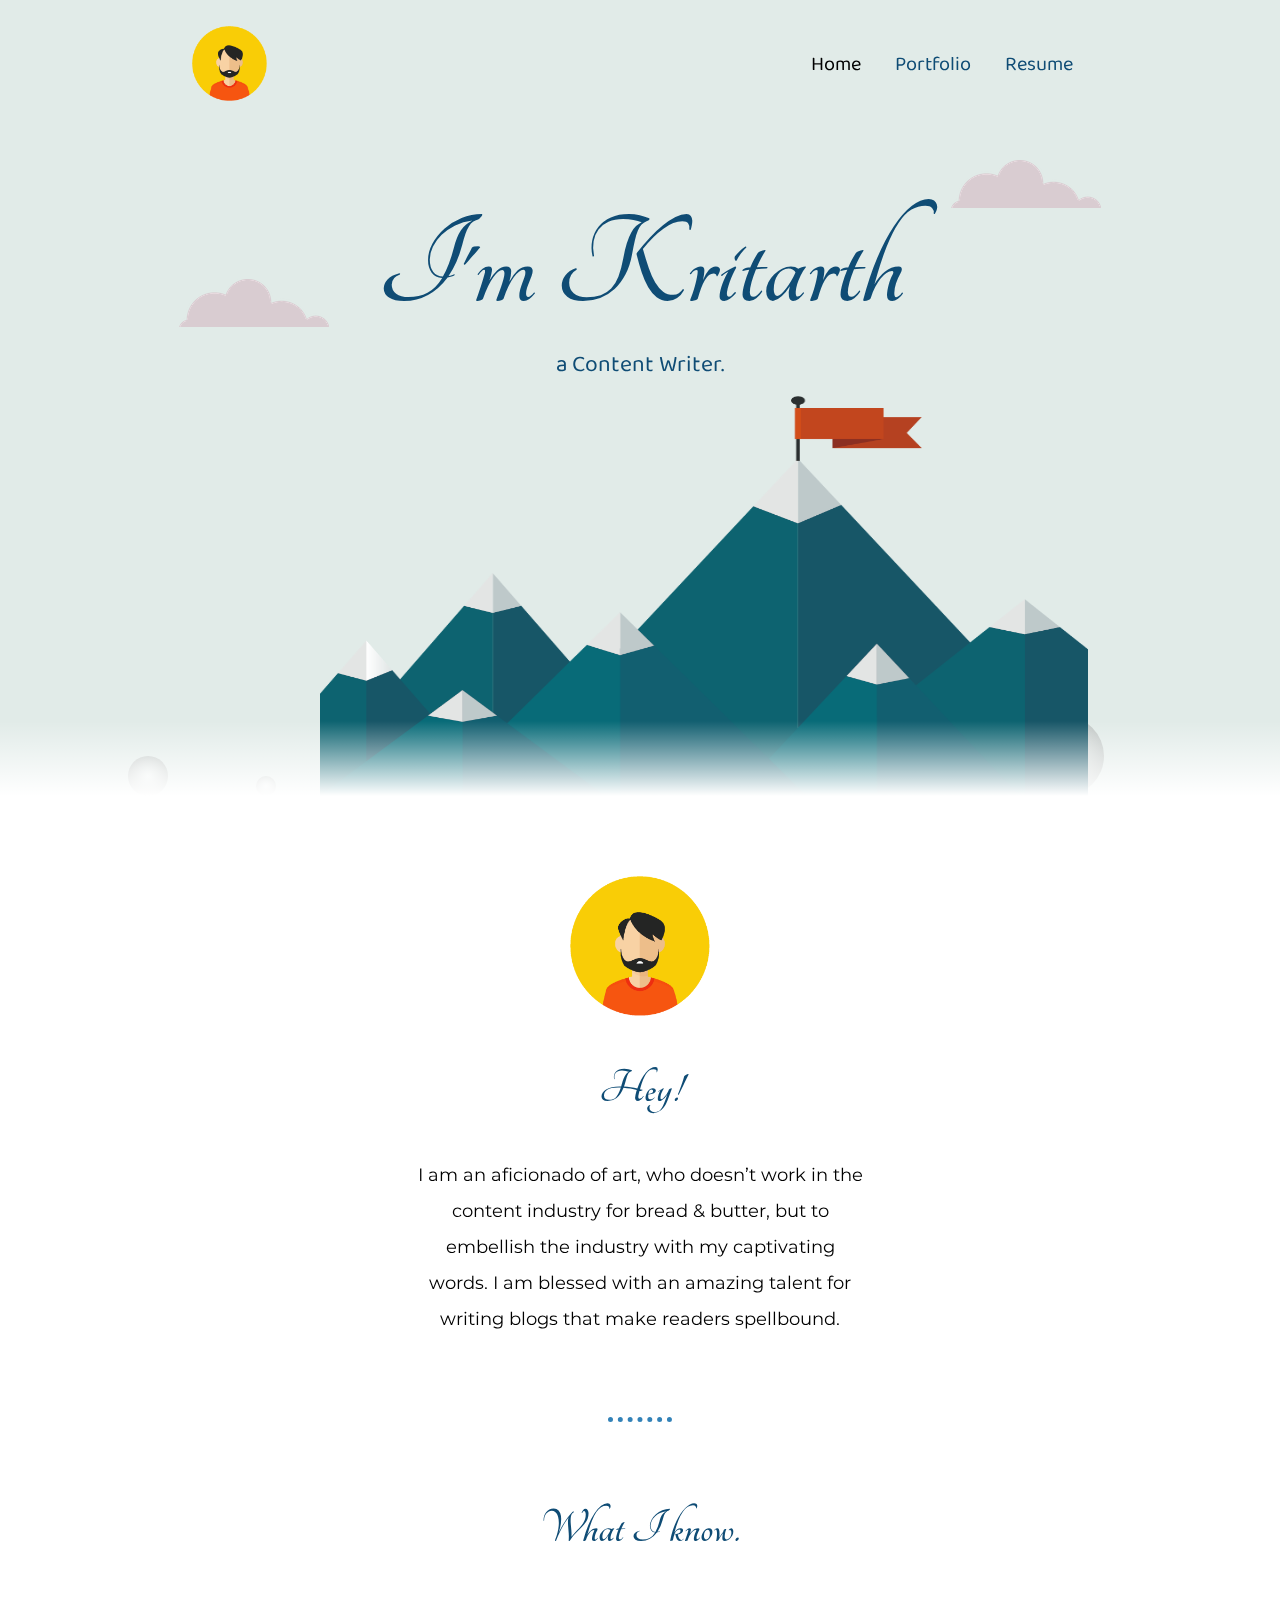
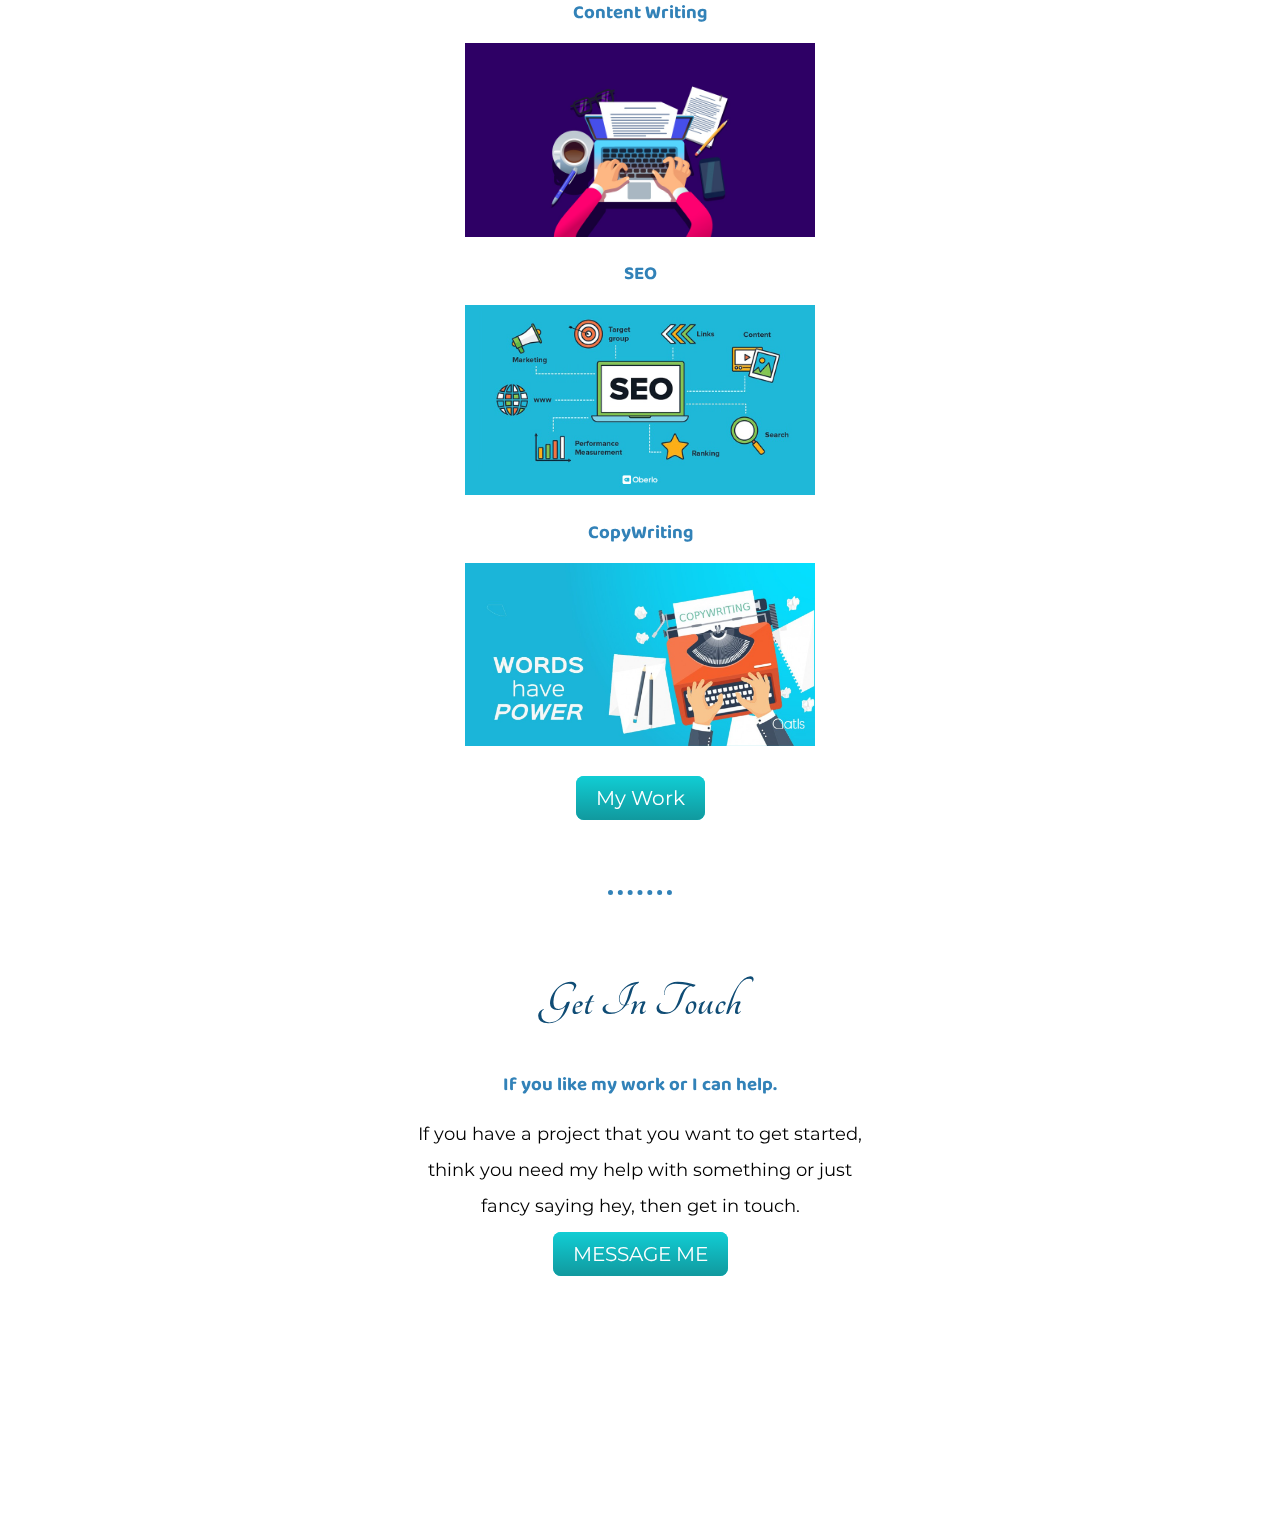
<file: index.html>
<!DOCTYPE html>
<html>
<head>
	<meta charset="utf-8">
	<title>Kritarth Pandey</title>
	<link rel="stylesheet" type="text/css" href="style.css">
	<link rel="stylesheet" type="text/css" href="https://maxcdn.bootstrapcdn.com/font-awesome/4.7.0/css/font-awesome.min.css">
	<link href="https://fonts.googleapis.com/css?family=Montserrat|Baloo+Chettan+2|Tangerine&display=swap" rel="stylesheet">
	<link rel="icon" href="img/logo.png">
</head>
<body>
	<header>
		<img class="logo" src="img/logo.png">
		<nav>
		<ul>
			<li><a class="active" href="index.html">Home</a></li>
			<li><a href="portfolio.html">Portfolio</a></li>
			<li><a href="https://drive.google.com/file/d/1HQspVoeBShB1n72IPavL7jGrtzwlL915/view?usp=sharing">Resume</a></li>
		</ul>
        </nav>
	</header>
	<div class="top-container">
		<img id="top-cloud" src="img/cloud.png" alt="cloud">
		<div class="Intro">
			<h1>I'm Kritarth </h1>
	        <p id="p1">a Content Writer.</p> 
		</div>
		<img id="bottom-cloud" src="img/cloud.png" alt="cloud">
		<img id="mountain" src="img/mountain2.png" alt="mountain-img">
		<div class="bubbles">
			<div class="bubble"></div>
			<div class="bubble"></div>
			<div class="bubble"></div>
			<div class="bubble"></div>
			<div class="bubble"></div>
			<div class="bubble"></div>
			<div class="bubble"></div>
			<div class="bubble"></div>
			<div class="bubble"></div>
			<div class="bubble"></div>
	    </div>
	</div>   
	<div class="middle-container">
        <div class="profile">
    		<img class="midlogo" src="img/logo.png" alt="profilepic">
    		<h2>Hey!</h2>
    		<p class="p2">I am an aficionado of art, who doesn’t work in the content industry for bread & butter, 
				but to embellish the industry with my captivating words.
				I am blessed with an amazing talent for writing blogs that make readers spellbound.
			</p>
  		</div>
  		<hr>
  		<div class="skills">
    		<h2>What I know.</h2>
    		<div>
    			<h3>Content Writing</h3>
    			<img class="skill_img" src="img/Content1.jpeg">
    		</div>
    		<div>	
    			<h3>SEO</h3>
    			<img class="skill_img" src="img/seo1.jpeg">
    		</div>
    		<div>	
    			<h3>CopyWriting</h3>
    			<img class="skill_img" src="img/copywriting.jpeg">
    		</div>
        </div>
		<br>
		<br>
        <a class="btn" href="portfolio.html">My Work</a>
    	<hr>
    	<div id="contact" class="contact-me">
        	<h2>Get In Touch</h2>
        	<h3>If you like my work or I can help.</h3>
    		<p class="p2">If you have a project that you want to get started, think you need my help with something or just fancy saying hey, then get in touch.</p>
    		<a class="btn" href="mailto:panditkittu346@gmail.com">MESSAGE ME</a>
  		</div>
  	</div>
    <footer id="f">
		<img class="flogo" src="img/logo.png">
		<div class="link">
  			<a class="footer-link" href="index.html">Home</a>
  			<a class="footer-link" href="portfolio.html">Portfolio</a>
  			<a class="footer-link" href="https://drive.google.com/file/d/1HQspVoeBShB1n72IPavL7jGrtzwlL915/view?usp=sharing">Resume</a>
  		</div>
  		<div class="footer-social-icons">
        	<ul>
		        <li><a href="https://www.linkedin.com/in/kritarth-pandey-a0b8601b2"><i class="fa fa-linkedin" aria-hidden="true"></i></a></li>
		        <li><a href="https://www.facebook.com/profile.php?id=100036732095263"><i class="fa fa-facebook" aria-hidden="true"></i></a></li>
        	</ul>
  		</div>
 		 <p class="copyright">© 2023 <a href="#" class="f-link">Kritarth Pandey.</a> All rights reserved.</p> 
	</footer>
<script type="text/javascript" src="main.js"></script>
</body>
</html>
</file>
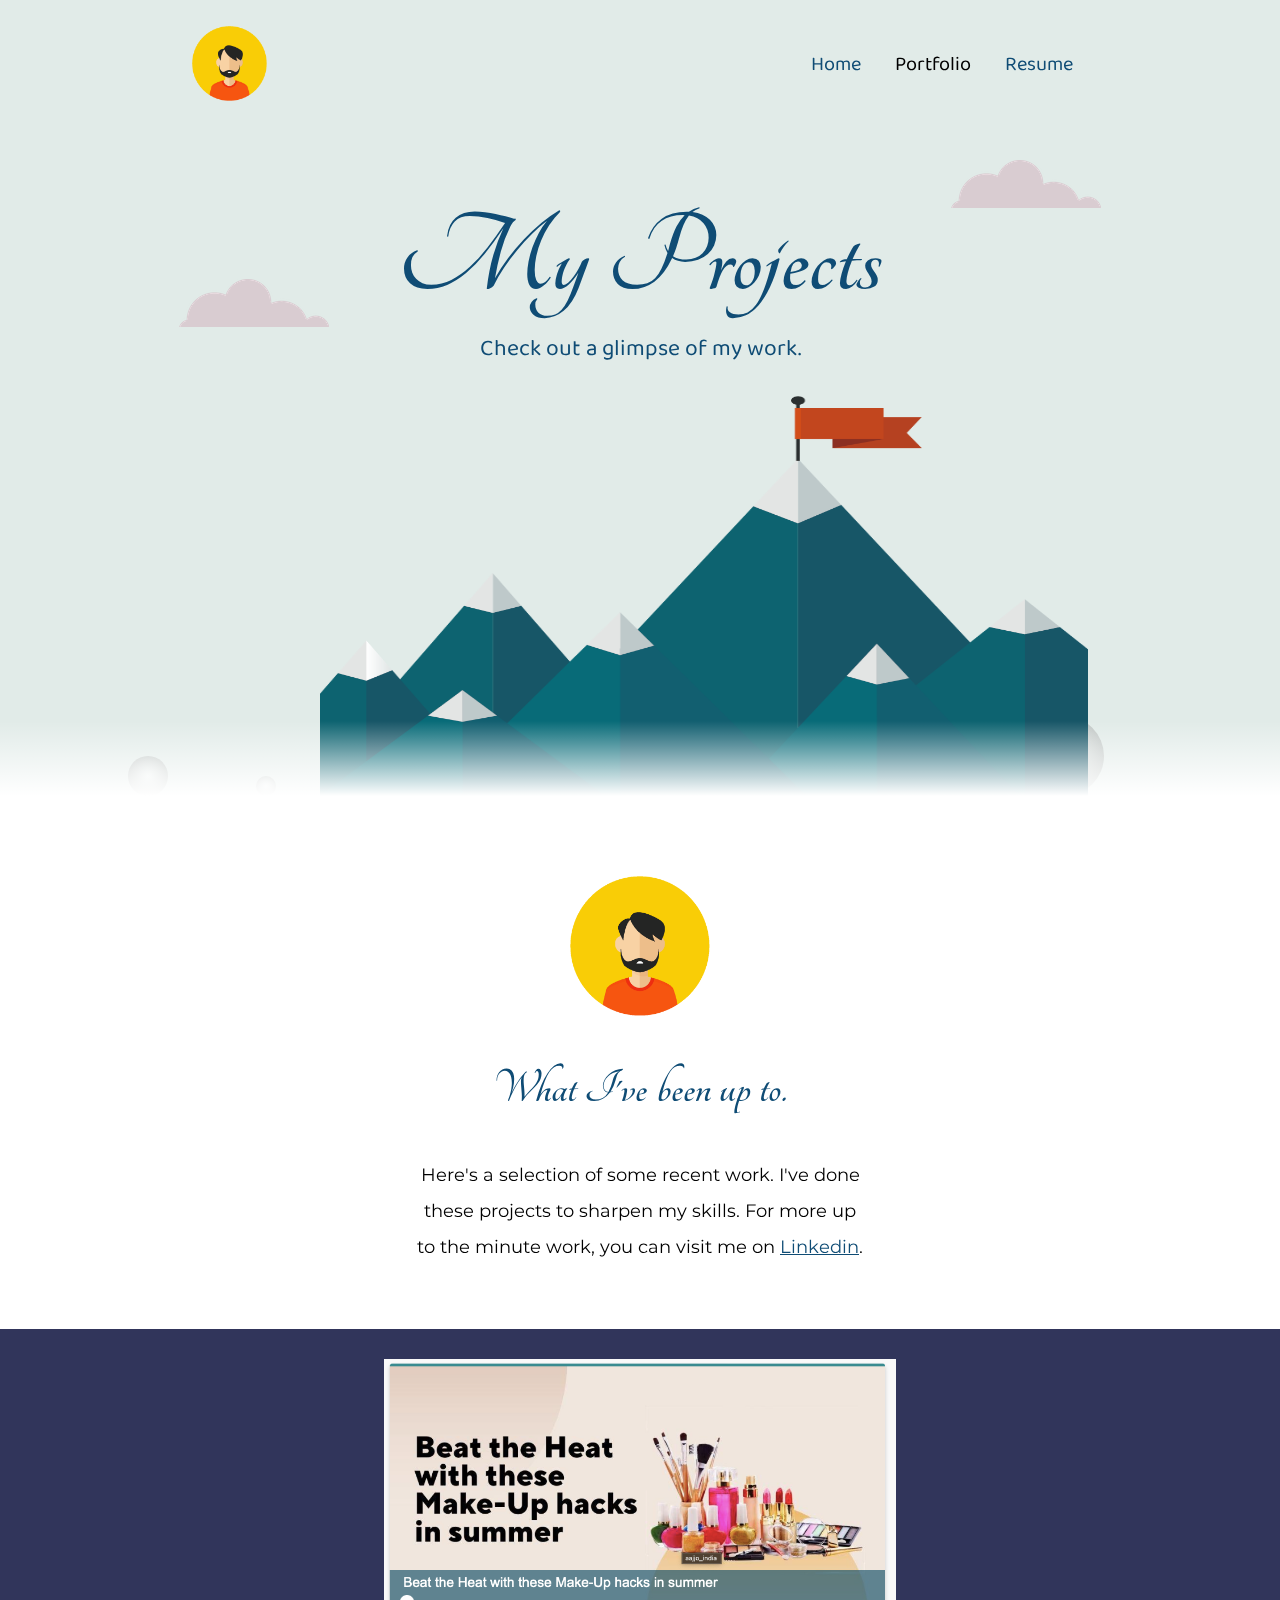
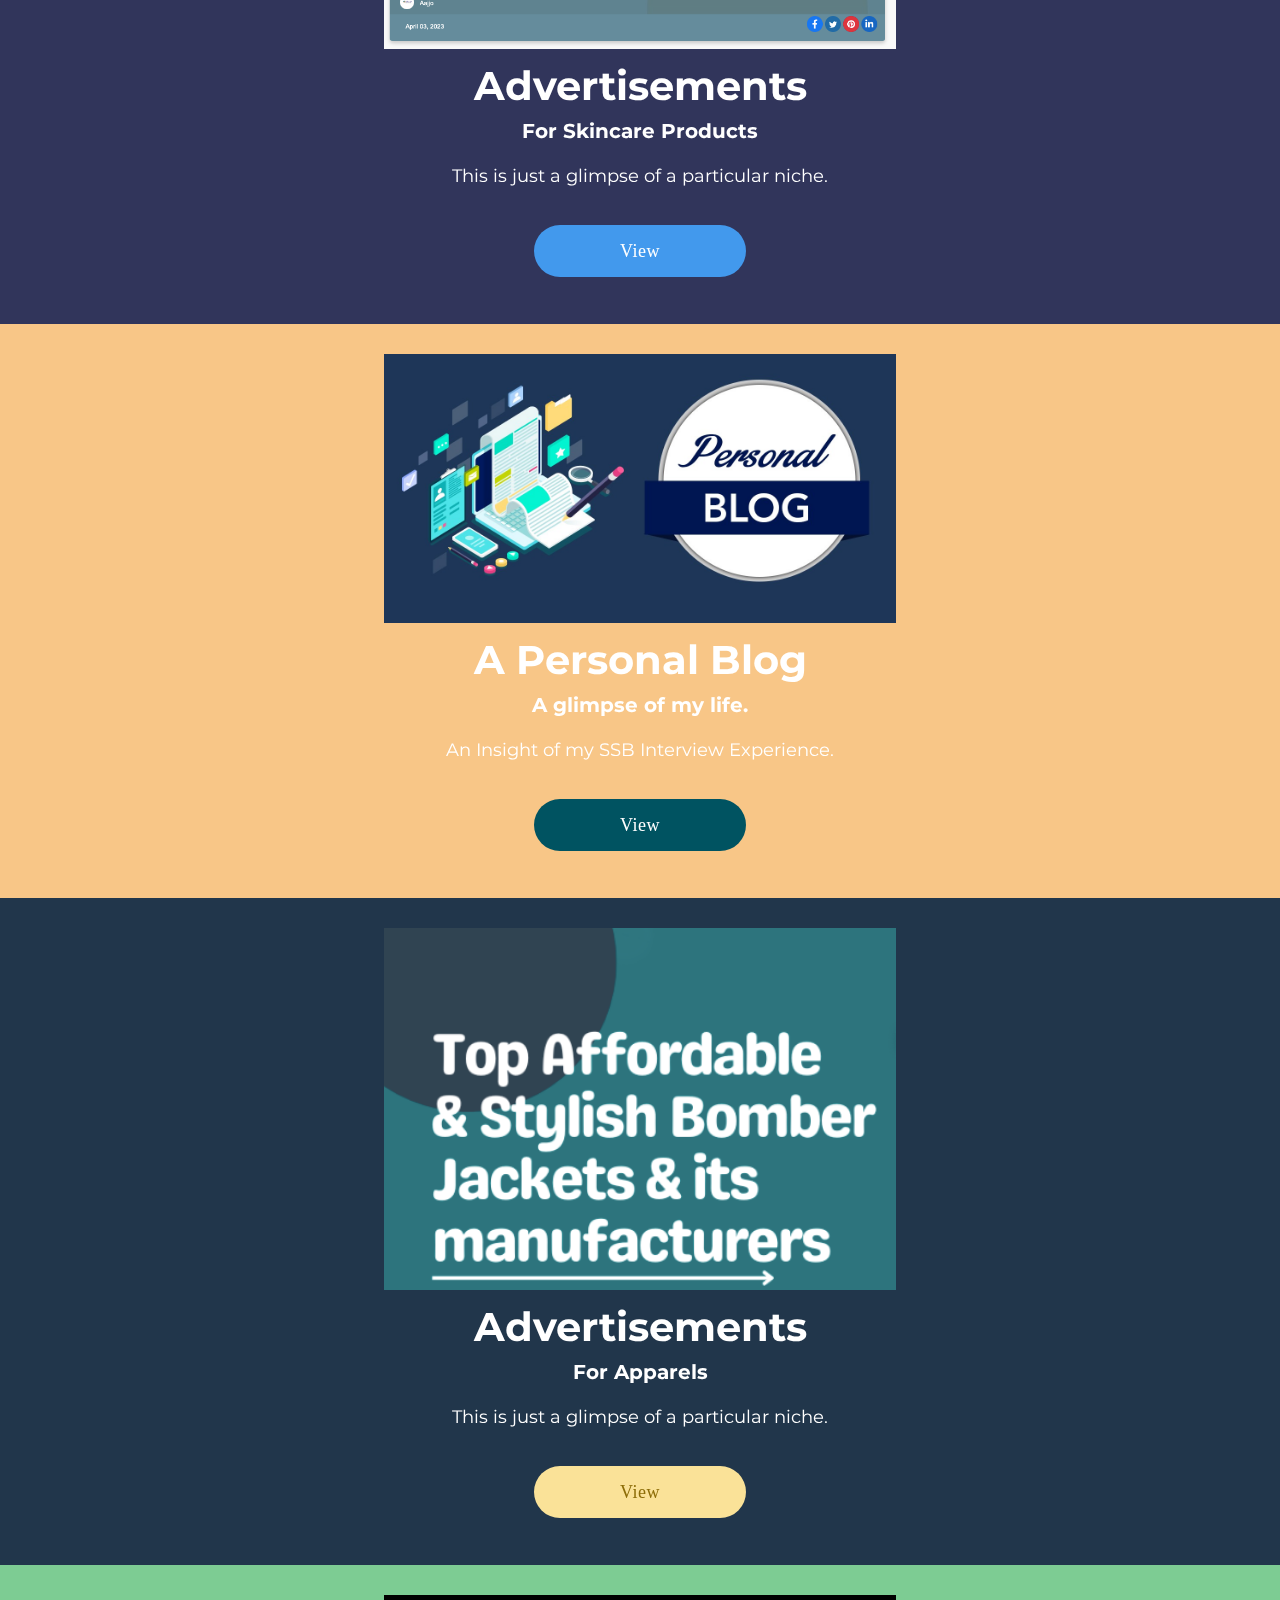
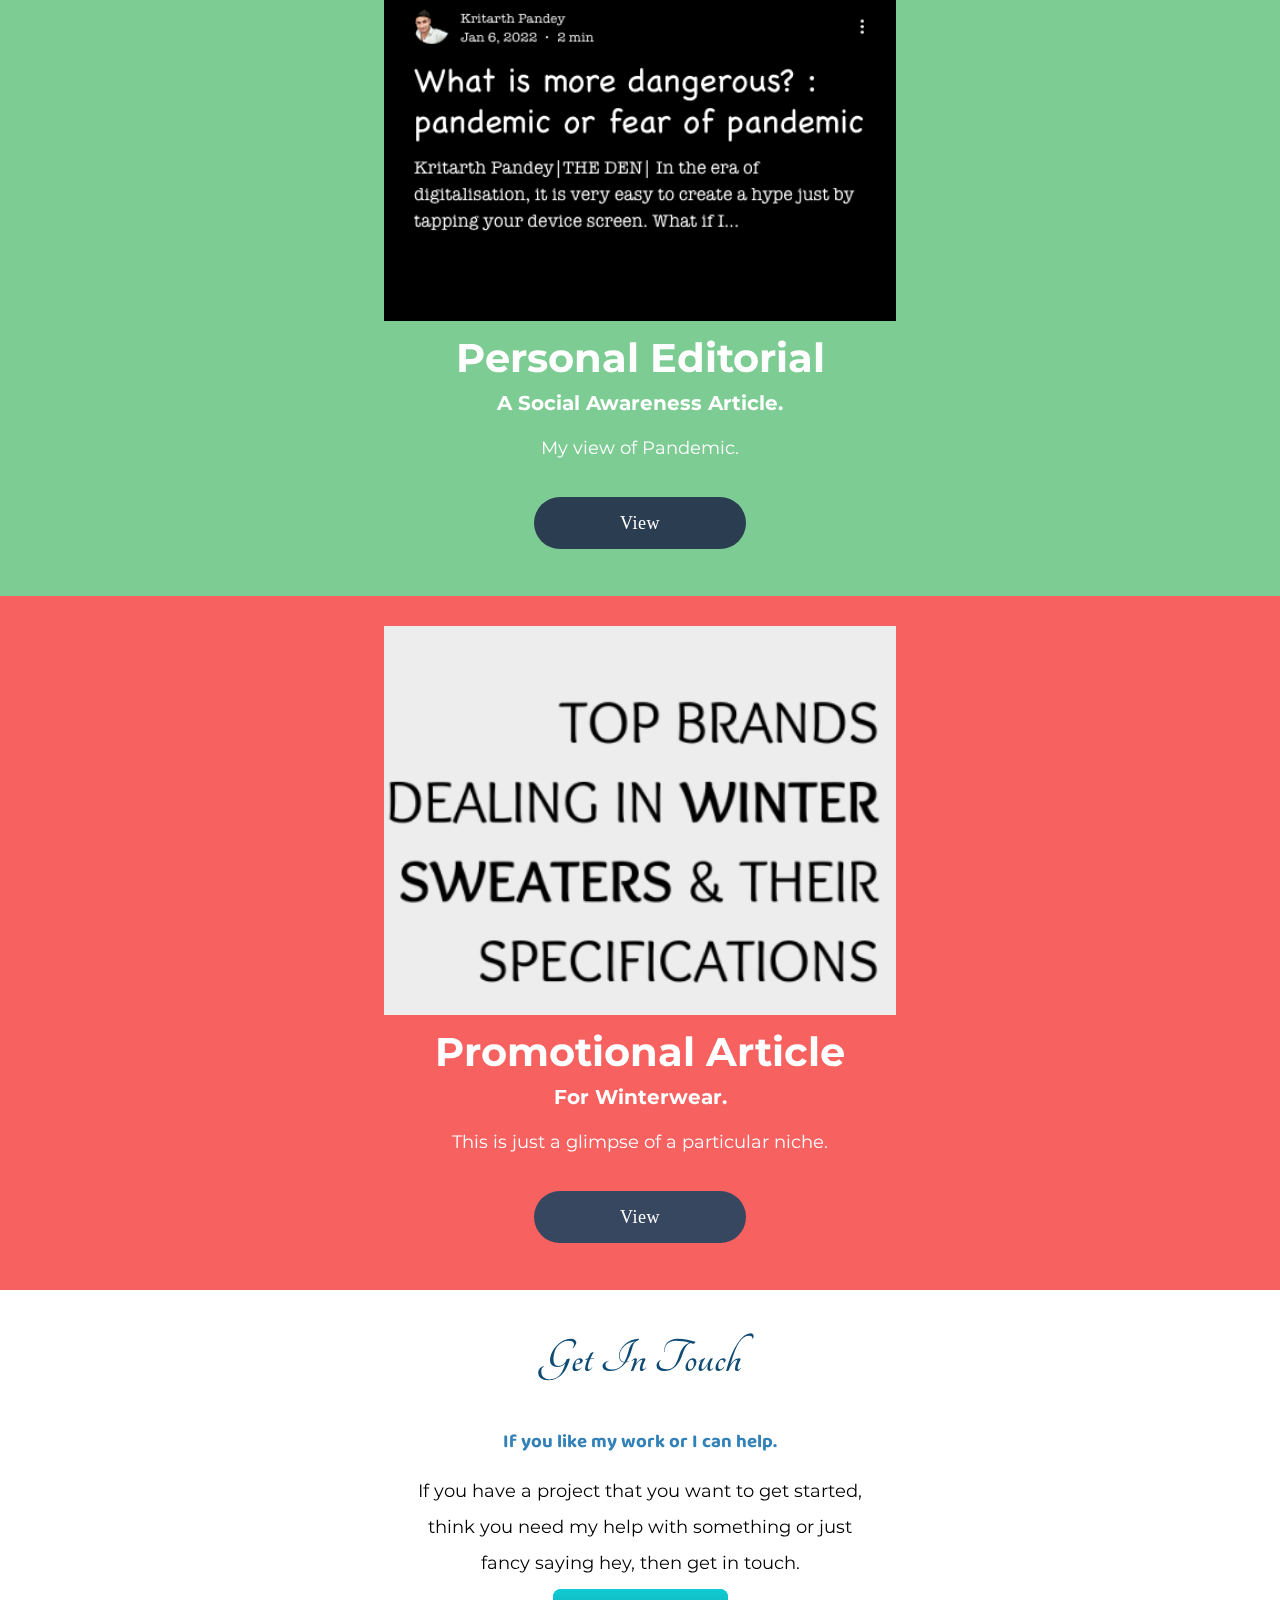
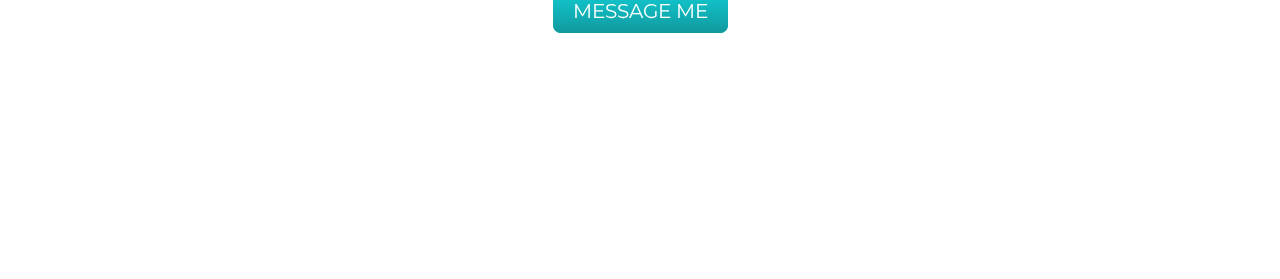
<file: portfolio.html>
<!DOCTYPE html>
<html>
<head>
    <meta charset="utf-8">
    <title>Kritarth Pandey</title>
    <link rel="stylesheet" type="text/css" href="style.css">
    <link rel="stylesheet" type="text/css" href="https://maxcdn.bootstrapcdn.com/font-awesome/4.7.0/css/font-awesome.min.css">
    <link href="https://fonts.googleapis.com/css?family=Montserrat|Baloo+Chettan+2|Tangerine&display=swap" rel="stylesheet">
    <link rel="icon" href="img/logo.png">
</head>
<body>
    <header>
        <img class="logo" src="img/logo.png">
        <nav>
            <ul>
                <li><a href="index.html">Home</a></li>
                <li><a class="active" href="portfolio.html">Portfolio</a></li>
                <li><a href="https://drive.google.com/file/d/1HQspVoeBShB1n72IPavL7jGrtzwlL915/view?usp=sharing">Resume</a></li>
            </ul>
        </nav>
    </header>
    <div class="top-container">
        <img id="top-cloud" src="img/cloud.png" alt="cloud">
        <div class="Intro">
            <h1 id="h1">My Projects</h1>
            <p id="p1">Check out a glimpse of my work.</p> 
        </div>
        <img id="bottom-cloud" src="img/cloud.png" alt="cloud">
        <img id="mountain" src="img/mountain2.png" alt="mountain-img">
        <div class="bubbles">
            <div class="bubble"></div>
            <div class="bubble"></div>
            <div class="bubble"></div>
            <div class="bubble"></div>
            <div class="bubble"></div>
            <div class="bubble"></div>
            <div class="bubble"></div>
            <div class="bubble"></div>
            <div class="bubble"></div>
            <div class="bubble"></div>
        </div>
    </div>  
    <div class="middle-container">
        <div class="profile">
            <img class="midlogo" src="img/logo.png" alt="profilepic">
            <h2>What I've been up to.</h2>
            <p class="p2">Here's a selection of some recent work. I've done these projects to sharpen my skills. For more up to the minute work, you can visit me on 
                <a class="projectslink" href="https://www.linkedin.com/in/kritarth-pandey-a0b8601b2">Linkedin</a>.</p>
        </div> 
        <div class="project1">
            <div class="content">
                <img class="project_img" src="img/Project1.png">
                <h2 class="head">Advertisements</h2>
                <h3 class="head3">For Skincare Products</h3>
                <p class="p3">This is just a glimpse of a particular niche.</p>
                <a class="mainbtn" href="https://www.aajjo.com/blog/beat-the-heat-with-these-make-up-hacks-in-summer">View</a>
            </div>
        </div>
        <div class="project2">
            <div class="content">
                <img class="project_img" src="img/project2.jpeg">
                <h2 class="head">A Personal Blog</h2>
                <h3 class="head3">A glimpse of my life.</h3>
                <p class="p3">An Insight of my SSB Interview Experience.</p>
                <a class="mainbtn btn2" href="https://www.linkedin.com/pulse/insight-my-ssb-journey-kritarth-pandey">View</a>
            </div>
        </div>
        <div class="project3">
            <div class="content">
                <img class="project_img" src="img/project3.png">
                <h2 class="head">Advertisements</h2>
                <h3 class="head3">For Apparels</h3>
                <p class="p3">This is just a glimpse of a particular niche.</p>
                <a class="mainbtn btn3" href="https://www.aajjo.com/blog/top-bomber-jackets-manufacturers-in-india-in-2023">View</a>
            </div>
        </div>
        <div class="project4">
            <div class="content">
                <img class="project_img" src="img/project5.png">
                <h2 class="head">Personal Editorial</h2>
                <h3 class="head3">A Social Awareness Article.</h3>
                <p class="p3">My view of Pandemic.</p>
                <a class="mainbtn btn4" href="-">View</a>
            </div>
        </div>
        <div class="project5">
            <div class="content">
                <img class="project_img" src="img/project4.png">
                <h2 class="head">Promotional Article</h2>
                <h3 class="head3">For Winterwear.</h3>
                <p class="p3">This is just a glimpse of a particular niche.</p>
                <a class="mainbtn btn5" href="https://www.aajjo.com/blog/top-winter-sweaters-embellishing-your-style">View</a>
            </div>
        </div>
        <div id="contact" class="contact-me">
            <h2>Get In Touch</h2>
            <h3>If you like my work or I can help.</h3>
            <p class="p2">If you have a project that you want to get started, think you need my help with something or just fancy saying hey, then get in touch.</p>
            <a class="btn" href="mailto:panditkittu346@gmail.com">MESSAGE ME</a>
        </div>
    </div>    
    <footer id="f">
        <img class="flogo" src="img/logo.png">
        <div class="link">
            <a class="footer-link" href="index.html">Home</a>
            <a class="footer-link" href="portfolio.html">Portfolio</a>
            <a class="footer-link" href="https://drive.google.com/file/d/1HQspVoeBShB1n72IPavL7jGrtzwlL915/view?usp=sharing">Resume</a>
        </div>
        <div class="footer-social-icons">
            <ul>
                <li><a href="https://www.linkedin.com/in/kritarth-pandey-a0b8601b2"><i class="fa fa-linkedin" aria-hidden="true"></i></a></li>
                <li><a href="https://www.facebook.com/profile.php?id=100036732095263"><i class="fa fa-facebook" aria-hidden="true"></i></a></li>
            </ul>
        </div>
        <p class="copyright">© 2023 <a href="#" class="f-link">Kritarth Pandey</a> All rights reserved.</p> 
    </footer>
    <script type="text/javascript" src="main.js"></script>
</body>
</html>
</file>
<file: style.css>
body{
	margin: 0;
}
h1{
	color: #0f4c75;
	font-family: 'Tangerine', cursive;
	font-size: 135px;
	margin: 50px auto 0 auto;
  text-align: center;
}
#h1{
  color: #0f4c75;
	font-family: 'Tangerine', cursive;
	font-size: 120px;
	margin: 50px auto 0 auto;
  text-align: center;
}
#p1{
	color: #0f4c75;
	font-family: 'Baloo Chettan 2', cursive;
	font-size: 23px;
	font-weight: 400;
  text-align: center;
  margin: 0;
}
.p2{
    line-height: 2;
	display: block;
	font-family: 'Montserrat', sans-serif;
	font-weight: normal;
	font-size: 18px;
	padding: 0 15% 0 15%;
}
h2{
   color: #0f4c75;
   font-family: 'Tangerine', cursive;
   font-size: 50px;
}
h3{
  font-family: 'Baloo Chettan 2', cursive;	
  color: #3282b8;
  padding: 0;
}
.h3_1{
  color: #000;
}
.head{
  color: #fff;
  font-family: 'Montserrat', sans-serif;
  font-size: 40px;
  line-height: 0;
}
.head3{
  color: #fff;
  font-family: 'Montserrat', sans-serif;
  font-size: 20px;
  padding: 0;
}
p{
	line-height: 2;
	display: block;
	font-family: 'Montserrat', sans-serif;
	font-weight: normal;
	font-size: 16px;
	padding: 0 auto 0 auto;
}
.p3{
  line-height: 1.5;
	font-family: 'Montserrat', sans-serif;
	font-weight: normal;
	font-size: 18px;
  padding: 0 5% 0 5%;
  color: #fff;
}
.projectslink{
  color: #0f4c75;
  font-family: 'Montserrat', sans-serif;
}
.projectslink:hover{
  color: #000;
}
hr{
	margin: 80px auto 80px auto;
	border-style: dotted none none;
	border-width: 5px;
	width: 5%;
	border-color: #3282b8;

}
.f-link{
  color: orange;
  text-decoration: none;
}

header{
  background-color: #e1ebe8;
  display: flex;
  justify-content: space-between;
  align-items: center;
  padding: 2% 15%;
}
.logo{
	width: 75px;
	height: 75px;
	cursor: pointer;
}
ul{
	list-style: none;
}
ul li{
	display: inline-block;
	padding: 0px 15px;
}
ul li a{
	transition: all 0.3s ease 0s;
	text-decoration: none;
	font-size: 20px;
	font-family: 'Baloo Chettan 2', cursive;
	color: #0f4c75;
}
ul li a.active{
	color: black;
}
ul li a:hover{
	color: #1b262c;
}
.top-container {
  width: 100%;
  height: 650px;
  background-color: #e1ebe8;
  margin: 0;
  position: relative;
  overflow: hidden;
  padding-top: 20px;
}
.top-container:before {
  content: '';
  position: absolute;
  bottom: 0;
  width: 100%;
  height: 75px;
  z-index: 1000;
  background: linear-gradient(transparent, #fff);
}
.bubbles{
  position: absolute;
  width: 100%;
  height: 100%;
  top: 0;
  left: 0;
  overflow: hidden;
  z-index: 0;
  background: transparent;
}
.bubble{
  position: absolute;
  bottom: 0;
  background: radial-gradient( #fff,#666666);
  border-radius: 50%;
  opacity: 0.4;
  animation: flying 10s infinite ease-in;
}
.bubble:nth-child(1){
  width: 40px;
  height: 40px;
  left: 10%;
  animation-duration: 8s;
}
.bubble:nth-child(2){
  width: 20px;
  height: 20px;
  left: 20%;
  animation-duration: 5s;
  animation-delay: 1s;
}
.bubble:nth-child(3){
  width: 50px;
  height: 50px;
  left: 35%;
  animation-duration: 5s;
  animation-delay: 2s;
}
.bubble:nth-child(4){
  width: 80px;
  height: 80px;
  left: 50%;
  animation-duration: 10s;
  animation-delay: 0s;
}
.bubble:nth-child(5){
  width: 35px;
  height: 35px;
  left: 55%;
  animation-duration: 6s;
  animation-delay: 1s;
}
.bubble:nth-child(6){
  width: 45px;
  height: 45px;
  left: 40%;
  animation-duration: 8s;
  animation-delay: 3s;
}
.bubble:nth-child(7){
  width: 25px;
  height: 25px;
  left: 75%;
  animation-duration: 7s;
  animation-delay: 2s;
}
.bubble:nth-child(8){
  width: 80px;
  height: 80px;
  left: 80%;
  animation-duration: 6s;
  animation-delay: 1s;
}
.bubble:nth-child(9){
  width: 15px;
  height: 15px;
  left: 70%;
  animation-duration: 9s;
  animation-delay: 0s;
}
.bubble:nth-child(10){
  width: 40px;
  height: 40px;
  left: 25%;
  animation-duration: 5s;
  animation-delay: 3s;
}
@keyframes flying{
  0%{
    bottom: -100px;
    transform: translateX(0);
  }
  50%{
    transform: translateX(100px);
  }
  100%{
    bottom: 1480px;
    transform: translateX(-200px);
  }
}
.middle-container{
	background-color: white;
	text-align: center;
}
.profile{
	width: 50%;
	margin-left: 25%;
	margin-bottom: 5%;
}
.skills {
  width: 50%;
  margin-left: 25%;
  text-align: center;
}
.skill_img{
  width: 350px;
  margin: 0 15px;
}
.project1{
  width: 100%;
  height: auto;
  background: #31355b;
}
.content{
  width: 50%;
  margin-left: 25%;
  padding-bottom: 30px;
}
.project_img{
  width: 80%;
  height: auto;
  padding: 30px 0 0 0;
}
.mainbtn{
  color: #fff;
  background: #4299ed;
  border-radius: 30px;
  padding: 16px 86px;
  text-align: center;
  letter-spacing: 0.5px;
  text-decoration: none;
  line-height: 86px;
  font-size: 18px;
  margin-top: 30px;
  transition: 0.8s all;
  margin-bottom: 40px;
}
.mainbtn:hover{
  color:#fff;
  background: #1680e6;
}
.btn2{
	background: #005361;
}
.btn2:hover{
	background: #00272e;
}
.btn3{
	color: #8c6c07;
    background: #fae298;
}
.btn3:hover{
	background: #f8d467;
	color: #8c6c07;
}
.btn4{
  background: #2b3d51;
}
.btn4:hover{
  background: #192430;
}  
.btn5{
  background: #374760;
}
.btn5:hover{
  background: #242f40;
}
.project2{
  width: 100%;
  height: auto;
  background: #f8c687;
}
.project3{
	width: 100%;
    height: auto;
	background: #21364b;
}
.project4{
  width: 100%;
  height: auto;
  background: #7dcc93;
}
.project5{
  width: 100%;
  height: auto;
  background: #f76160;
}
.contact-me{
	width: 50%;
	margin-left: 25%;
	margin-bottom: 20%;
}

#top-cloud {
  position: absolute;
  right: 14%;
  top: 5%;
  z-index: 9;
}

#bottom-cloud {
  position: absolute;
  left: 14%;
  bottom: 70%;
  z-index: 10;
}
#mountain{
  position: absolute;
	width: 60%;
	height: 400px;
	bottom: 0;
  left: 25%;
  z-index: 1;
  
}
.midlogo{
	width: 140px;
	height: 140px;
	padding-top: 80px;
}
#f{
	position: fixed;
  bottom: 0;
  overflow: hidden;
  z-index: -1;
	background-color: #1b262c;
	width: 100%;
	height: 220px;
	
}
.flogo{
	width: 85px;
	height: 85px;
	position: absolute;
	left: 15%;
	top: 33%;
}
.link{
	display: flex;
	position: absolute;
	top: 5%;
	left: 41%;
}
.footer-link{
  color: #11999E;
  font-family: 'Baloo Chettan 2', cursive;
  margin: 15px 12px;
  text-decoration: none;
  font-size: 20px;
}

.footer-link:hover {
  color: #EAF6F6;
}
.footer-social-icons ul{
    margin: 0px;
    padding: 0px;
    display: flex;
    position: absolute;
    top: 40%;
    left: 50%;
    transform: translate(-50%);
}
.footer-social-icons ul li{
    margin: 0 15px;
    list-style: none;
}
.footer-social-icons ul li a{
    position: relative;
    display: block;
    width: 70px;
    height: 70px;
    text-align: center;
    line-height: 70px;
    background: #fff;
    border-radius: 50%;
    font-size: 30px;
    color: #666;
    transition: -5s;
}
.footer-social-icons ul li a:before{
    content: "";
    position: absolute;
    left: 0;
    width: 100%;
    height: 100%;
    border-radius: 50%;
    background: #11999E;
    transition: .5s;
    transform: scale(.9);
    z-index: -1;
}
.footer-social-icons ul li a:hover:before{
    transform: scale(1.1);
    box-shadow: 0 0 15px #11999E;
}
.footer-social-icons ul li a:hover{
    color: #11999E;
    box-shadow: 0 0 5px #11999E;
    text-shadow: 0 0 5px #11999E;
}
.copyright {
  position: absolute;
  bottom: 1%;
  left: 41%;
  text-align: center;	
  color: #EAF6F6;
  font-size: 0.85rem;
}
.btn {
  background: #11cdd4;
  background-image: -webkit-linear-gradient(top, #11cdd4, #11999e);
  background-image: -moz-linear-gradient(top, #11cdd4, #11999e);
  background-image: -ms-linear-gradient(top, #11cdd4, #11999e);
  background-image: -o-linear-gradient(top, #11cdd4, #11999e);
  background-image: linear-gradient(to bottom, #11cdd4, #11999e);
  -webkit-border-radius: 25;
  -moz-border-radius: 225;
  border-radius: 8px;
  font-family: 'Montserrat', sans-serif;
  color: #ffffff;
  font-size: 20px;
  padding: 10px 20px 10px 20px;
  text-decoration: none;
}

.btn:hover {
  background: #30e3cb;
  background-image: -webkit-linear-gradient(top, #30e3cb, #2bc4ad);
  background-image: -moz-linear-gradient(top, #30e3cb, #2bc4ad);
  background-image: -ms-linear-gradient(top, #30e3cb, #2bc4ad);
  background-image: -o-linear-gradient(top, #30e3cb, #2bc4ad);
  background-image: linear-gradient(to bottom, #30e3cb, #2bc4ad);
  text-decoration: none;
}

.showcase{
  height: auto;
  background: #fff;
  padding-top: 10%;
  text-align: center;
}

.card-conatiner{
  width: 60%;
}

.card{
  margin: 3% 2%;
  border: 1px solid #3282b8;
  display: inline-block;
  justify-content: space-between;
}

.card-img-top{
  width: 100%;
  height: 9rem;
}

.butn{
  transition: all 0.3s ease 0s;
  text-decoration: none;
  font-size: 1.2rem;
  font-family: 'Baloo Chettan 2', cursive;
  color: #0f4c75;
  padding: 0 3%;
}

.butn:hover{
  color: #000;
}

@media screen and (max-width: 1050px){
  header{
    padding: 3% 5%;
  }
  .logo{
    width: 180px;
    height: 180px;
  }
  ul li a{
    font-size: 3rem;
  }
  h1{
    font-size: 250px;
    margin: 280px auto 0 auto;
  }
  #h1{
    font-size: 220px;
    margin: 280px auto 0 auto;
  }
  #p1{
    font-size: 3rem;
  }
  .top-container {
    height: 1400px;
  }
  #top-cloud{
    right: 4%;
    top: 10%;
    width: 250px;
    height: auto;
  }
  #bottom-cloud{
    width: 250px;
    height: auto;
    left: 2%;
    bottom: 45%;
  }
  #mountain{
    width: 100%;
    height: 650px;
    left: 0;
    bottom: 0;
  }
  .profile{
    width: 90%;
    margin-left: 5%;
  }
  .midlogo{
    width: 310px;
    height: 310px;
  }
  h2{
    font-size: 140px;
  }
  .p2{
    line-height: 1.2;
    font-size: 60px;
    padding: 0;
  }
  hr{
    width: 10%;
    border-width: 10px;
  }
  .skills{
    width: 90%;
    margin-left: 5%;
  }
  .timelineContent{
    width: 90%;
  }
  h3{
    font-size: 60px;
  }
  p{
    line-height: 1.2;
    font-size: 60px;
  }
  .head{
    font-size: 80px;
    line-height: 1.2;
  }
  .head3{
    font-size: 54px;
    line-height: 1;
  }
  .p3{
    font-size: 45px;
  }
  .front{
    width: 45%;
  }
  .py{
    width: 45%;
  }
  .btn{
    font-size: 40px;
    border-radius: 35px;
  }
  .content{
    width: 90%;
    margin-left: 5%;
    padding-bottom: 30px;
  }
  .skill_img{
    width: 160px;
  }
  .project_img{
    width: 100%;
    height: auto;
    padding: 10% 0 5% 0;
  }
  .mainbtn{
    line-height: 200px;
    padding: 20px 150px;
    border-radius: 0%;
    font-size: 30px;
  }
  .contact-me{
    margin-bottom: 100%;
    width: 90%;
    margin-left: 5%;
  }
  #f{
    height: 800px;
  }
  .flogo{
    top: 10%;
    left: 38%;
    width: 240px;
    height: 240px;
  }
  .link{
    top: 45%;
    left: 20%;
  }
  .footer-link{
    font-size: 50px;
  }
  .switch{
    font-size: 50px;
    padding: 28px 35px;
    right: 27%;
  }
  .footer-social-icons ul{
    top: 62%;
    left: 50%;
  }
  .footer-social-icons ul li a{
    width: 150px;
    height: 150px;
    font-size: 80px;
    line-height: 145px;
  }
  .copyright{
    font-size: 2rem;
    left: 16%;
  }
  .card-container{
    width: 100%;
    height: auto;
    margin: 1% 0;
  }
  .card{
    display: block;
    width: 100%;
    margin: 3% 35%;
  }
}
</file>
